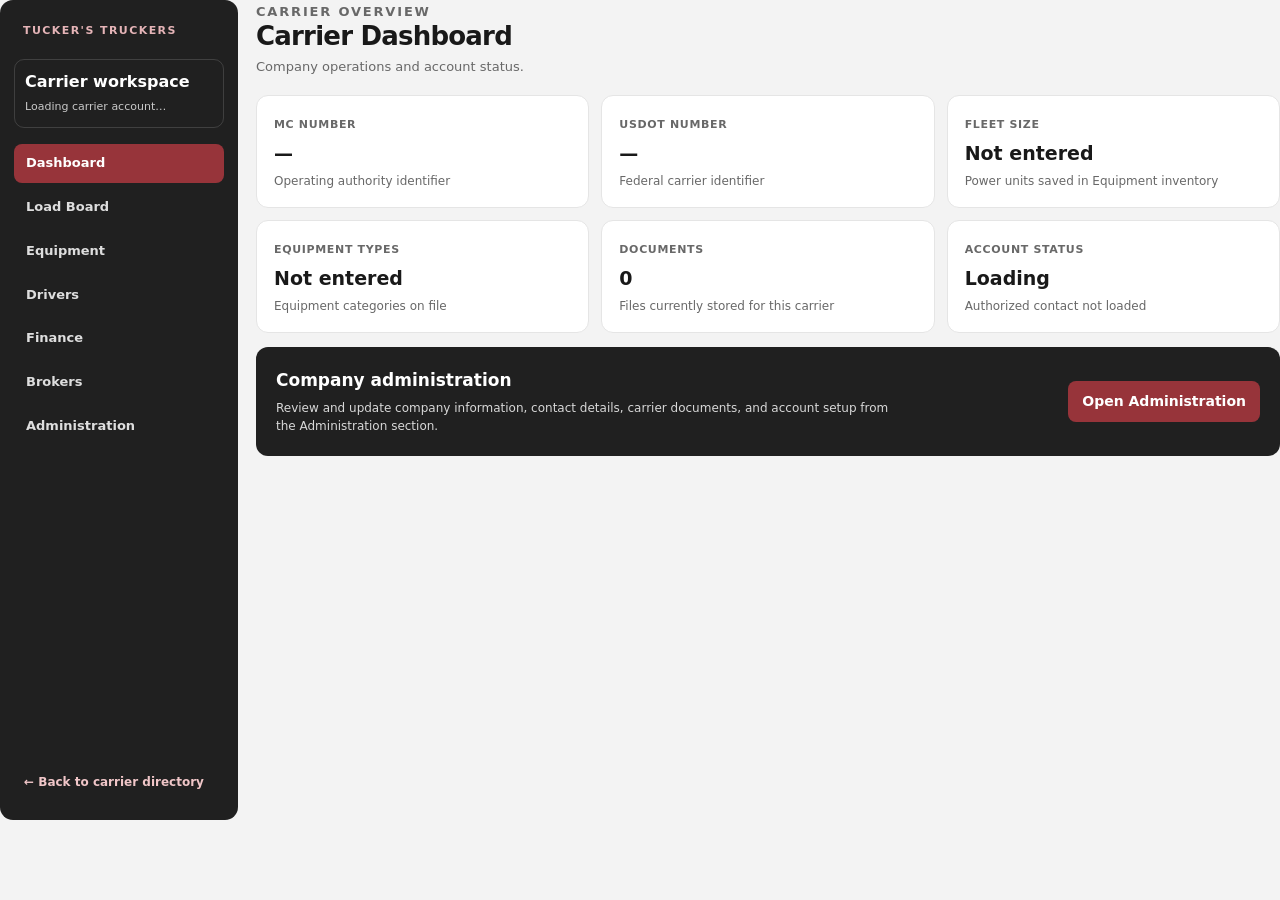
<file: portal/carrier-detail.html>
<!doctype html><html lang="en"><head><meta charset="utf-8"><meta name="robots" content="noindex,nofollow"><meta http-equiv="refresh" content="0;url=carrier-workspace.html"><title>Opening Carrier Dashboard</title></head><body><script>location.replace('carrier-workspace.html'+location.search+location.hash);</script><p>Opening carrier dashboard…</p></body></html>
</file>
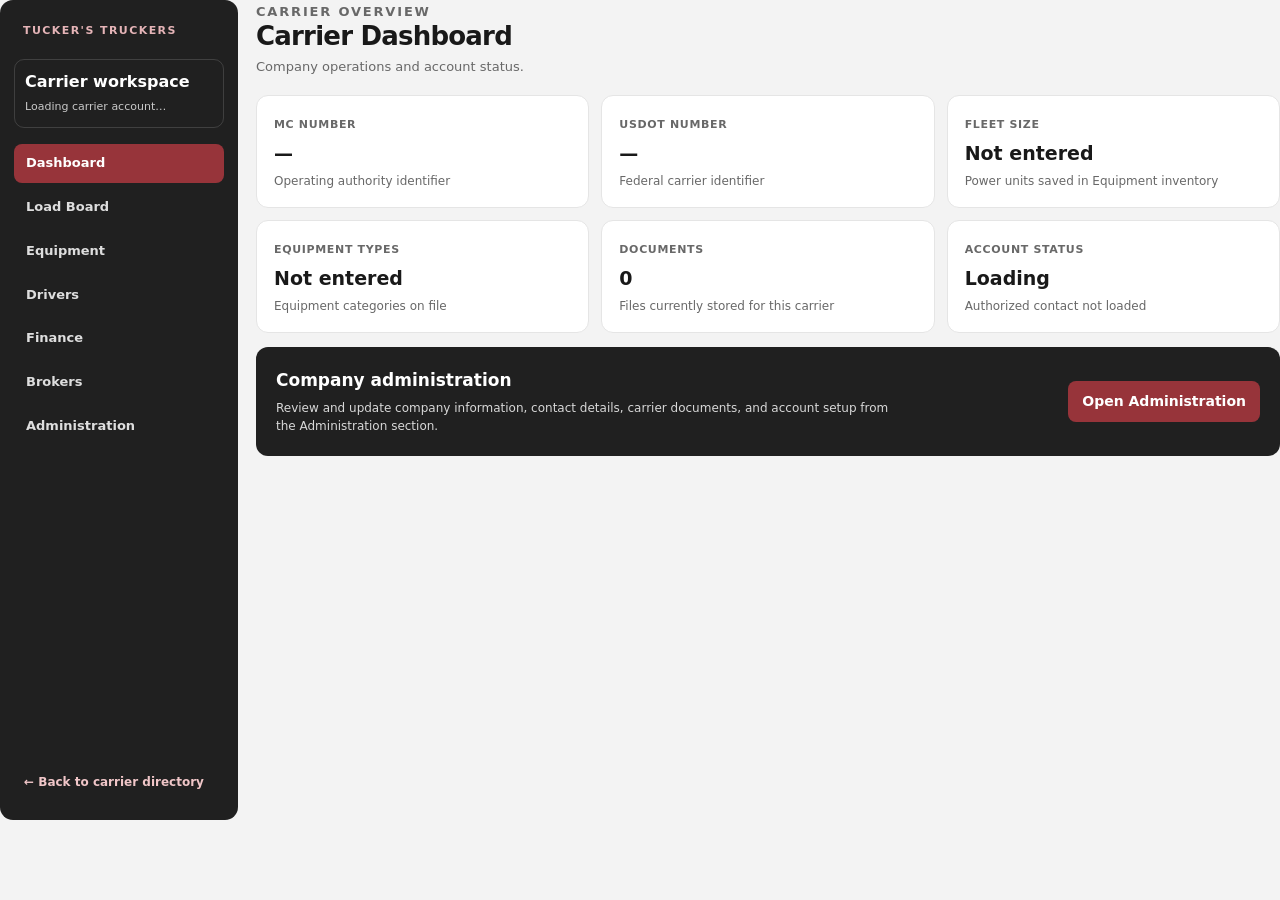
<file: portal/carrier-workspace.html>
<!doctype html>
<html lang="en"><head><meta charset="utf-8"><meta name="viewport" content="width=device-width,initial-scale=1"><meta name="robots" content="noindex,nofollow"><title>Carrier Dashboard | Tucker's Truckers</title><link rel="stylesheet" href="load-board.css">
<style>:root{--red:#97343a;--ink:#191919;--muted:#686868;--line:#e5e5e5}*{box-sizing:border-box}body{margin:0;background:#f5f5f5;color:var(--ink);font:14px/1.55 Inter,system-ui,sans-serif}header{background:#202020;color:#fff;padding:14px max(18px,calc((100% - 1100px)/2));display:flex;justify-content:space-between;gap:12px}header a{color:#fff}main{width:min(1100px,calc(100% - 28px));margin:25px auto}.hero,.card{background:#fff;border:1px solid var(--line);border-radius:13px;padding:21px;margin-bottom:15px}.hero{background:#202020;color:#fff}.hero h1{margin:0}.hero p{color:#ddd;margin:5px 0 0}.grid{display:grid;grid-template-columns:1fr 1fr;gap:12px}.field{min-width:0}.field.full{grid-column:1/-1}label{display:block;font-weight:750;font-size:12px;margin-bottom:5px}input,select{width:100%;font:inherit;padding:10px;border:1px solid #d6d6d6;border-radius:8px}fieldset{border:1px solid var(--line);border-radius:9px;padding:12px}.checks{display:grid;grid-template-columns:repeat(3,1fr);gap:8px}.checks label{font-weight:500;display:flex;gap:6px;align-items:center}.checks input{width:auto}.btn{font:inherit;background:var(--red);color:#fff;border:0;border-radius:8px;padding:10px 14px;font-weight:800;cursor:pointer;text-decoration:none;display:inline-block}.btn.secondary{background:#fff;color:#222;border:1px solid var(--line)}.actions{display:flex;gap:9px;flex-wrap:wrap;margin-top:14px}.notice{padding:12px;background:#f7eeee;color:#793238;border-radius:8px;margin-bottom:14px}.muted{color:var(--muted);font-size:12px}.doc{display:flex;justify-content:space-between;gap:12px;padding:10px 0;border-top:1px solid var(--line)}a{color:var(--red)}[hidden]{display:none!important}@media(max-width:650px){.grid{grid-template-columns:1fr}.field.full{grid-column:auto}.checks{grid-template-columns:1fr 1fr}}
body{background:#f3f3f3}
.carrier-workspace-shell{display:grid;grid-template-columns:238px minmax(0,1fr);gap:18px;width:100%;max-width:none;margin:0;padding:0;align-items:start}
.carrier-workspace-nav{background:#202020;color:#fff;border-radius:13px;padding:18px 14px;min-height:calc(100vh - 80px);display:flex;flex-direction:column;gap:16px}
.carrier-nav-brand{font-size:11px;font-weight:900;letter-spacing:.13em;color:#e5b4b7;padding:4px 9px}
.carrier-identity{padding:12px 10px;border:1px solid #ffffff24;border-radius:10px;min-width:0}
.carrier-identity strong{display:block;font-size:16px;line-height:1.3;overflow-wrap:anywhere}
.carrier-identity span{display:block;color:#c9c9c9;font-size:11px;margin-top:5px;overflow-wrap:anywhere}
.carrier-nav-list{display:grid;gap:5px}
.carrier-nav-button{width:100%;border:0;background:transparent;color:#dedede;text-align:left;padding:11px 12px;border-radius:8px;font:inherit;font-size:13px;font-weight:700;line-height:1.3;cursor:pointer}
.carrier-nav-button:hover{background:#ffffff12;color:#fff}
.carrier-nav-button.active{background:#97343a;color:#fff}
.carrier-nav-back{margin-top:auto;color:#f0c6c8;text-decoration:none;font-size:12px;font-weight:750;padding:10px}
.carrier-workspace-content{min-width:0}
.workspace-panel[hidden]{display:none!important}
.workspace-heading{display:flex;justify-content:space-between;align-items:flex-start;gap:16px;margin:2px 0 18px}
.workspace-heading h1{font-size:26px;line-height:1.15;margin:0 0 5px;letter-spacing:-.03em}
.workspace-heading p{margin:0;color:var(--muted);font-size:13px}
.workspace-eyebrow{color:var(--red);font-size:10px;font-weight:900;letter-spacing:.14em;margin:0 0 7px}
.summary-grid{display:grid;grid-template-columns:repeat(3,minmax(0,1fr));gap:12px;margin-bottom:14px}
.summary-card{background:#fff;border:1px solid var(--line);border-radius:12px;padding:17px;min-width:0}
.summary-card .label{color:var(--muted);font-size:11px;font-weight:800;letter-spacing:.06em;text-transform:uppercase}
.summary-card strong{display:block;font-size:19px;line-height:1.25;margin-top:7px;overflow-wrap:anywhere}
.summary-card p{margin:6px 0 0;color:var(--muted);font-size:12px;overflow-wrap:anywhere}
.dashboard-callout{background:#202020;color:#fff;border-radius:12px;padding:20px;display:flex;justify-content:space-between;align-items:center;gap:18px;margin-bottom:14px}
.dashboard-callout h2{font-size:17px;margin:0 0 5px}
.dashboard-callout p{font-size:12px;color:#d8d8d8;margin:0;max-width:620px}
.dashboard-callout .btn{white-space:nowrap}
.workspace-placeholder{background:#fff;border:1px solid var(--line);border-radius:12px;padding:24px;min-height:180px}
.workspace-placeholder h2{font-size:18px;margin:0 0 8px}
.workspace-placeholder p{color:var(--muted);font-size:13px;max-width:700px;margin:0}
.profile-summary-section+ .profile-summary-section{margin-top:20px;padding-top:18px;border-top:1px solid var(--line)}.profile-summary-section h2{font-size:15px;margin:0 0 11px}.profile-summary-grid{display:grid;grid-template-columns:repeat(3,minmax(0,1fr));gap:9px}.profile-summary-item{background:#f1f1f1;border:1px solid #e5e5e5;border-radius:9px;padding:11px 13px;min-width:0}.profile-summary-item span{display:block;color:var(--muted);font-size:10px;font-weight:800;letter-spacing:.04em;text-transform:uppercase}.profile-summary-item strong{display:block;margin-top:4px;font-size:13px;overflow-wrap:anywhere;color:#555;font-weight:700}#company-profile .card{padding:22px}#company-profile .workspace-heading{align-items:center}@media(max-width:800px){.profile-summary-grid{grid-template-columns:repeat(2,minmax(0,1fr))}}@media(max-width:520px){.profile-summary-grid{grid-template-columns:1fr}}#admin-panel .workspace-heading{margin-bottom:16px}
#admin-panel .card{margin-bottom:14px}
@media(max-width:900px){.carrier-workspace-shell{grid-template-columns:190px minmax(0,1fr)}.summary-grid{grid-template-columns:repeat(2,minmax(0,1fr))}}
@media(max-width:650px){.carrier-workspace-shell{grid-template-columns:1fr}.carrier-workspace-nav{min-height:0;padding:12px}.carrier-nav-list{grid-template-columns:repeat(2,minmax(0,1fr))}.carrier-nav-back{margin-top:0}.summary-grid{grid-template-columns:1fr}.workspace-heading{flex-direction:column}.dashboard-callout{align-items:flex-start;flex-direction:column}}

.fleet-form-section{border:1px solid var(--line);border-radius:10px;padding:15px;margin:14px 0;background:#fff}
.fleet-form-section h3{margin:0 0 12px;font-size:15px}
.fleet-form-grid{display:grid;grid-template-columns:repeat(2,minmax(0,1fr));gap:12px}
.fleet-field{display:block;min-width:0;font-size:12px;font-weight:750}
.fleet-field>span{display:block;margin-bottom:5px}
.fleet-field input,.fleet-field select{width:100%;font:inherit;padding:10px;border:1px solid #d6d6d6;border-radius:8px}
.fleet-full{grid-column:1/-1}
.fleet-driver-checks{display:flex;flex-wrap:wrap;gap:10px}
.fleet-driver-checks label{display:flex;align-items:center;gap:6px;font-weight:500}
.fleet-driver-checks input{width:auto}
.fleet-actions{display:flex;gap:9px;flex-wrap:wrap;margin-top:14px}
.fleet-group{background:#fff;border:1px solid var(--line);border-radius:12px;padding:16px;margin:14px 0}
.fleet-group h3{margin:0 0 8px}
.fleet-record{background:#fff;border:1px solid var(--line);border-radius:10px;padding:12px;margin:10px 0}
.fleet-record summary{cursor:pointer;display:flex;flex-direction:column;gap:4px}
.fleet-record-meta{color:var(--muted);font-size:12px}
.fleet-record-body{padding-top:12px}
.fleet-info-grid{display:grid;grid-template-columns:repeat(3,minmax(0,1fr));gap:10px;margin-bottom:12px}
.fleet-info-grid>div{padding:9px;background:#f7f7f7;border-radius:8px;min-width:0}
.fleet-info-grid small{display:block;color:var(--muted);font-size:10px}
.fleet-info-grid strong{display:block;overflow-wrap:anywhere}
.fleet-doc-group{margin-top:12px;padding-top:10px;border-top:1px solid var(--line)}
.fleet-doc-group h4{margin:0 0 7px}
@media(max-width:650px){.fleet-form-grid,.fleet-info-grid{grid-template-columns:1fr}.fleet-full{grid-column:auto}}

</style></head><body>
<main class="carrier-workspace-shell">
<aside class="carrier-workspace-nav" aria-label="Carrier workspace navigation">
 <div class="carrier-nav-brand">TUCKER'S TRUCKERS</div>
 <div class="carrier-identity"><strong id="title">Carrier workspace</strong><span id="subtitle">Loading carrier account…</span></div>
 <nav class="carrier-nav-list" aria-label="Carrier sections">
  <button class="carrier-nav-button active" type="button" data-panel="dashboard-panel">Dashboard</button>
  <button class="carrier-nav-button" type="button" data-panel="loads-panel">Load Board</button>
  <button class="carrier-nav-button" type="button" data-panel="equipment-panel">Equipment</button>
  <button class="carrier-nav-button" type="button" data-panel="drivers-panel">Drivers</button>
  <button class="carrier-nav-button" type="button" data-panel="finance-panel">Finance</button>
  <button class="carrier-nav-button" type="button" data-panel="brokers-panel">Brokers</button>
  <button class="carrier-nav-button" type="button" data-panel="company-profile">Administration</button>
 </nav>
 <a class="carrier-nav-back" href="carriers.html">← Back to carrier directory</a>
</aside>
<div class="carrier-workspace-content">
 <div id="notice" class="notice" hidden role="status" aria-live="polite"></div>
 <section id="dashboard-panel" class="workspace-panel">
  <div class="workspace-heading"><div><p class="workspace-eyebrow">CARRIER OVERVIEW</p><h1 id="dashboard-title">Carrier Dashboard</h1><p id="dashboard-subtitle">Company operations and account status.</p></div></div>
  <div class="summary-grid">
   <article class="summary-card"><span class="label">MC Number</span><strong id="summary-mc">—</strong><p>Operating authority identifier</p></article>
   <article class="summary-card"><span class="label">USDOT Number</span><strong id="summary-dot">—</strong><p>Federal carrier identifier</p></article>
   <article class="summary-card"><span class="label">Fleet Size</span><strong id="summary-fleet">Not entered</strong><p>Power units saved in Equipment inventory</p></article>
   <article class="summary-card"><span class="label">Equipment Types</span><strong id="summary-equipment">Not entered</strong><p>Equipment categories on file</p></article>
   <article class="summary-card"><span class="label">Documents</span><strong id="summary-docs">0</strong><p>Files currently stored for this carrier</p></article>
   <article class="summary-card"><span class="label">Account Status</span><strong id="summary-status">Loading</strong><p id="summary-contact">Authorized contact not loaded</p></article>
  </div>
  <div class="dashboard-callout"><div><h2>Company administration</h2><p>Review and update company information, contact details, carrier documents, and account setup from the Administration section.</p></div><button class="btn" type="button" data-open-panel="company-profile">Open Administration</button></div>
 </section>
 <section id="loads-panel" class="workspace-panel" hidden><div id="load-board-root"></div></section>
 <section id="equipment-panel" class="workspace-panel" hidden><div class="workspace-heading"><div><p class="workspace-eyebrow">FLEET MANAGEMENT</p><h1>Equipment</h1><p>Saved equipment profiles, including power units and their associated trailers.</p></div></div><div id="fleet-equipment-root"></div></section>
 <section id="drivers-panel" class="workspace-panel" hidden><div class="workspace-heading"><div><p class="workspace-eyebrow">PEOPLE</p><h1>Drivers</h1><p>Driver profiles and supporting documents.</p></div></div><div id="fleet-driver-root"></div></section>
 <section id="finance-panel" class="workspace-panel" hidden><div class="workspace-heading"><div><p class="workspace-eyebrow">FINANCIALS</p><h1>Revenue</h1><p>Weekly, monthly, and yearly company revenue with driver-level summaries.</p></div></div><div class="workspace-placeholder"><h2>Revenue reporting is not connected yet</h2><p>Weekly, monthly, yearly, and driver-level revenue summaries require completed load records and a carrier-scoped reporting data model.</p></div></section>
 <section id="brokers-panel" class="workspace-panel" hidden><div class="workspace-heading"><div><p class="workspace-eyebrow">RELATIONSHIPS</p><h1>Brokers</h1><p>Broker history, performance, and preferred contacts.</p></div></div><div class="workspace-placeholder"><h2>Broker history is not connected yet</h2><p>This section will eventually organize broker activity, load count, revenue, RPM, contacts, and carrier preferences. No broker records are currently stored in this workspace.</p></div></section>
 <section id="load-lookup-panel" class="workspace-panel" hidden><div class="workspace-heading"><div><p class="workspace-eyebrow">LOAD SEARCH</p><h1>Load Lookup</h1><p>Search loads using pickup, delivery, date, broker, PO number, distance, and rate-per-mile filters.</p></div></div><div class="workspace-placeholder"><h2>Historical and live load lookup is not connected yet</h2><p>Search filters and load records will be connected after the carrier-scoped load data model and load-board provider are configured.</p></div></section>
 <section id="dispatch-invoices-panel" class="workspace-panel" hidden><div class="workspace-heading"><div><p class="workspace-eyebrow">FINANCE</p><h1>Dispatch Invoices</h1><p>Invoice dates, due dates, amounts, and itemized load receipts.</p></div></div><div class="workspace-placeholder"><h2>Dispatch invoice history is not connected yet</h2><p>Carrier-visible invoice records and itemized load receipts require the dispatch billing workflow and carrier-scoped invoice access.</p></div></section>
 <section id="factoring-invoices-panel" class="workspace-panel" hidden><div class="workspace-heading"><div><p class="workspace-eyebrow">FINANCE</p><h1>Factoring Invoices</h1><p>Delivered loads ready to submit to the carrier's factoring company.</p></div></div><div class="workspace-placeholder"><h2>Factoring-ready load records are not connected yet</h2><p>Delivery date, broker, broker MC, PO number, amount, and notes will appear when factoring eligibility and load paperwork are connected.</p></div></section>
 <section id="expenses-panel" class="workspace-panel" hidden><div class="workspace-heading"><div><p class="workspace-eyebrow">FINANCE</p><h1>Expenses</h1><p>Company and driver expense records.</p></div></div><div class="workspace-placeholder"><h2>Expense tracking is not connected yet</h2><p>Expense entries, categories, dates, notes, and receipt uploads require a carrier-scoped expense workflow.</p></div></section>
 <section id="preferred-contacts-panel" class="workspace-panel" hidden><div class="workspace-heading"><div><p class="workspace-eyebrow">BROKER NETWORK</p><h1>Preferred Contacts</h1><p>Save broker and brokerage contacts, phone numbers, email addresses, and notes about preferred lanes or consistent freight.</p></div></div><div class="workspace-placeholder"><h2>Preferred broker contacts are not connected yet</h2><p>Saved contacts and relationship notes will be available after the carrier contact book is connected.</p></div></section>
 <section id="company-profile" class="workspace-panel" hidden>
  <div class="workspace-heading"><div><p class="workspace-eyebrow">ADMINISTRATION</p><h1>Company Profile</h1><p>Approved company and primary account-holder information for this carrier.</p></div><button class="btn secondary" type="button" id="edit-profile" title="Edit company profile" aria-label="Edit company profile">✎</button></div>
  <section class="card">
   <section class="profile-branding" aria-labelledby="company-logo-heading" style="padding:0 0 18px;margin:0 0 18px;border-bottom:1px solid var(--line)">
    <h2 id="company-logo-heading">Company Logo</h2>
    <p class="muted">Upload a PNG or JPG company logo (maximum 5 MB). This logo appears in the carrier’s Dashboard Hero Banner in place of the truck photo.</p>
    <div style="display:flex;align-items:center;gap:16px;flex-wrap:wrap;margin:12px 0">
     <img id="company-logo-preview" alt="Current carrier company logo" hidden style="width:180px;height:100px;object-fit:contain;border:1px solid var(--line);border-radius:9px;padding:8px;background:#202020">
     <span id="company-logo-empty" class="muted">No company logo uploaded.</span>
    </div>
    <div class="grid" style="grid-template-columns:minmax(0,1fr) auto;align-items:end">
     <div class="field"><label for="company-logo-file">Company Logo file</label><input id="company-logo-file" type="file" accept=".png,.jpg,.jpeg,image/png,image/jpeg"></div>
     <div class="actions" style="margin:0"><button class="btn" id="company-logo-upload" type="button">Upload logo</button><button class="btn secondary" id="company-logo-remove" type="button" hidden>Remove logo</button></div>
    </div>
    <p id="company-logo-status" class="muted" role="status" style="margin:10px 0 0"></p>
   </section>
   <div id="profile-summary" class="profile-summary-grid"><div class="muted">Loading company information…</div></div>
   <form id="profile-form" hidden>
    <div class="grid">
     <div class="field"><label>Company name</label><input id="business_name"></div><div class="field"><label>DBA name</label><input id="dba_name"></div>
     <div class="field"><label>MC number</label><input id="mc_number"></div><div class="field"><label>USDOT number</label><input id="dot_number"></div>
     <div class="field"><label>Primary account holder</label><input id="contact_name"></div><div class="field"><label>Portal account email</label><input id="account_email" type="email" disabled></div>
     <div class="field"><label>Business phone</label><input id="phone"></div><div class="field"><label>Business email</label><input id="fmcsa_email" type="email"></div>
     <div class="field full"><label>Business address</label><input id="fmcsa_address"></div>
     <div class="field"><label>Account holder phone</label><input id="personal_phone"></div><div class="field"><label>Account holder email</label><input id="personal_email" type="email"></div>
     <div class="field"><label>Account holder street address</label><input id="personal_address_street" autocomplete="address-line1"></div>
     <div class="field"><label>Account holder city</label><input id="personal_address_city" autocomplete="address-level2"></div>
     <div class="field"><label>Account holder state</label><input id="personal_address_state" maxlength="2" autocomplete="address-level1"></div>
     <div class="field"><label>Account holder ZIP code</label><input id="personal_address_zip" autocomplete="postal-code"></div>
     <div class="field"><label>Secondary phone</label><input id="secondary_phone"></div>
     <div class="field full"><fieldset><legend>Equipment types</legend><div class="checks" id="equipment"></div></fieldset></div>
    </div>
    <div class="actions"><button class="btn" type="submit" id="save">Save changes</button><button class="btn secondary" type="button" id="cancel-profile-edit">Cancel</button><button class="btn secondary" type="button" id="send-email" hidden>Send setup email</button></div>
   </form>
  </section>
 </section>
 <section id="company-documents" class="workspace-panel" hidden>
  <div class="workspace-heading"><div><p class="workspace-eyebrow">ADMINISTRATION</p><h1>Company Documents</h1><p>Review and manage documents stored against this carrier account.</p></div></div>
  <section class="card" id="carrier-documents-card"><h2>Carrier documents &amp; paperwork</h2><p class="muted">COIs, W-9s, authority documents, signed agreements, NOAs, cab cards, and other carrier files.</p>
   <div class="grid"><div class="field"><label>Document type</label><select id="doc-type"><option value="insurance">Certificate of Insurance</option><option value="w9">W-9</option><option value="operating_authority">Operating Authority</option><option value="voided_check">Voided Check</option><option value="noa">Notice of Assignment</option><option value="cab_card">Cab Card</option><option value="additional_certificate">Additional Certificate</option><option value="other">Signed Carrier Agreement / Other</option></select></div><div class="field"><label>Choose file</label><input id="doc-file" type="file" accept=".pdf,.jpg,.jpeg,.png"></div></div>
   <div class="actions"><button class="btn" id="upload" type="button">Upload document</button></div><div id="documents" style="margin-top:14px"></div>
  </section>
  <section class="card" id="approval-card" hidden><h2>Self-submitted carrier approval</h2><p class="muted">Review the submitted information above, upload the signed agreement under Documents, then approve access here. No password setup email is required for this workflow.</p><div class="actions"><button class="btn" id="approve" type="button">Approve carrier &amp; unlock portal</button></div></section>
 </section>
</div></main>
<script type="module">import{createClient}from'https://esm.sh/@supabase/supabase-js@2';import{initFleetManager}from'./fleet-manager.js';import{initLoadBoard}from'./load-board.js';const s=createClient('https://bvrlpwkzqmqfcupqjugf.supabase.co','sb_publishable_rK1mYtBCgePRh9gqrn_hwA_7a_zxOLZ');const $=id=>document.getElementById(id);const id=new URLSearchParams(location.search).get('id');const equipmentOptions=['Dry Van','Flatbed','Reefer','Box Truck','Conestoga','Hot Shot','Power Only','Tanker'];let profile=null,onboarding=null,documentCount=0,accountEmail='',fleetSize=0;
function splitMailingAddress(value=''){const parts=String(value||'').split(',').map(x=>x.trim()).filter(Boolean);if(!parts.length)return {street:'',city:'',state:'',zip:''};let street='',city='',stateZip='';if(parts.length>=3){street=parts.slice(0,-2).join(', ');city=parts[parts.length-2];stateZip=parts[parts.length-1];}else if(parts.length===2){city=parts[0];stateZip=parts[1];}else{street=parts[0];}const m=stateZip.match(/^([A-Za-z]{2})\s*(.*)$/);return {street,city,state:m?.[1]||'',zip:m?.[2]||''};}
function joinMailingAddress(street,city,state,zip){return [street.trim(),city.trim(),[state.trim().toUpperCase(),zip.trim()].filter(Boolean).join(' ')].filter(Boolean).join(', ');}
function updateFleetMetric(count){fleetSize=Number(count)||0;$('summary-fleet').textContent=String(fleetSize);}function note(t,err=false){$('notice').textContent=t;$('notice').hidden=false;$('notice').style.background=err?'#fff0f0':'#f7eeee'}function updateOverview(){
 const p=profile||{};
 $('dashboard-title').textContent=p.business_name||'Carrier Dashboard';
 $('dashboard-subtitle').textContent='Company workspace'+(p.business_name?' for '+p.business_name:'')+'.';
 $('summary-mc').textContent=p.mc_number||'—';
 $('summary-dot').textContent=p.dot_number||'—';
 $('summary-fleet').textContent=String(fleetSize);
 const equipment=p.equipment||p.equipment_types||[];
 $('summary-equipment').textContent=equipment.length?equipment.join(', '):'Not entered';
 $('summary-docs').textContent=String(documentCount);
 $('summary-status').textContent=onboarding?.review_status==='approved'?'Approved':onboarding?.review_status==='pending'?'Pending approval':p.onboarding_mode==='admin_assisted'?'Manual setup':'Account on file';
 $('summary-contact').textContent=p.contact_name||p.contact_email||'Contact not entered';
}

async function loadCompanyLogo(){
 const preview=$('company-logo-preview'),empty=$('company-logo-empty'),remove=$('company-logo-remove');
 preview.hidden=true;preview.removeAttribute('src');empty.hidden=false;remove.hidden=true;
 const {data:branding,error}=await s.from('carrier_branding').select('logo_path').eq('user_id',id).maybeSingle();
 if(error){$('company-logo-status').textContent='Could not load company logo: '+error.message;return null}
 if(!branding?.logo_path){$('company-logo-status').textContent='';return null}
 const {data:link,error:linkError}=await s.storage.from('carrier-documents').createSignedUrl(branding.logo_path,3600);
 if(linkError){$('company-logo-status').textContent='Could not open company logo: '+linkError.message;return null}
 preview.src=link.signedUrl;preview.hidden=false;empty.hidden=true;remove.hidden=false;
 $('company-logo-status').textContent='Current company logo is saved.';
 return branding.logo_path;
}
$('company-logo-upload').addEventListener('click',async()=>{
 const file=$('company-logo-file').files[0];
 if(!file)return note('Choose a PNG or JPG company logo first.',true);
 if(!['image/png','image/jpeg'].includes(file.type)||file.size>5*1024*1024)return note('Use a PNG or JPG image no larger than 5 MB.',true);
 const button=$('company-logo-upload');button.disabled=true;button.textContent='Uploading…';
 const oldPath=await loadCompanyLogo();
 const extension=file.type==='image/png'?'png':'jpg';
 const path=id+'/company-logo/'+crypto.randomUUID()+'.'+extension;
 const {error:uploadError}=await s.storage.from('carrier-documents').upload(path,file,{contentType:file.type,upsert:false});
 if(uploadError){note('Company logo upload failed: '+uploadError.message,true);button.disabled=false;button.textContent='Upload logo';return}
 const {error:saveError}=await s.from('carrier_branding').upsert({user_id:id,logo_path:path,updated_at:new Date().toISOString()},{onConflict:'user_id'});
 if(saveError){await s.storage.from('carrier-documents').remove([path]);note('Logo uploaded but its company branding record could not be saved: '+saveError.message,true);button.disabled=false;button.textContent='Upload logo';return}
 if(oldPath&&oldPath!==path)await s.storage.from('carrier-documents').remove([oldPath]);
 $('company-logo-file').value='';await loadCompanyLogo();note('Company logo saved. It will appear in this carrier’s Dashboard Hero Banner.');button.disabled=false;button.textContent='Upload logo';
});
$('company-logo-remove').addEventListener('click',async()=>{
 if(!confirm('Remove this company logo from the carrier dashboard?'))return;
 const oldPath=await loadCompanyLogo();if(!oldPath)return;
 const {error}=await s.from('carrier_branding').update({logo_path:null,updated_at:new Date().toISOString()}).eq('user_id',id);
 if(error)return note('Could not remove company logo: '+error.message,true);
 await s.storage.from('carrier-documents').remove([oldPath]);await loadCompanyLogo();note('Company logo removed. The original Hero Banner truck photo will display again.');
});

function renderProfileSummary(){
 const box=$('profile-summary');if(!box)return;box.replaceChildren();
 const groups=[
  ['Company information',[['Legal business name',profile?.business_name],['DBA',profile?.dba_name],['MC number',profile?.mc_number],['USDOT number',profile?.dot_number],['Business address',profile?.fmcsa_address],['Business phone',profile?.phone],['Business email',profile?.fmcsa_email]]],
  ['Primary account holder',[['Name',profile?.contact_name],['Portal login email',$('account_email')?.value],['Personal email',profile?.personal_email||profile?.contact_email],['Phone',profile?.personal_phone||profile?.cell_phone],['Mailing address',profile?.personal_address||profile?.mailing_address]]]
 ];
 for(const [heading,fields] of groups){const section=document.createElement('section');section.className='profile-summary-section';const h=document.createElement('h2');h.textContent=heading;section.append(h);const grid=document.createElement('div');grid.className='profile-summary-grid';for(const [label,value] of fields){const item=document.createElement('div');item.className='profile-summary-item';const name=document.createElement('span');name.textContent=label;const val=document.createElement('strong');val.textContent=value||'Not provided';item.append(name,val);grid.append(item)}section.append(grid);box.append(section)}
}
function fillProfileForm(){
 for(const key of ['business_name','dba_name','mc_number','dot_number','contact_name','phone','fmcsa_email','fmcsa_address','personal_phone','personal_email','secondary_phone'])$(key).value=profile?.[key]??'';
 const address=splitMailingAddress(profile?.personal_address||profile?.mailing_address||'');
 $('personal_address_street').value=address.street;$('personal_address_city').value=address.city;$('personal_address_state').value=address.state;$('personal_address_zip').value=address.zip;
 $('account_email').value=accountEmail||$('account_email').value;
 $('equipment').querySelectorAll('input').forEach(input=>input.checked=(profile?.equipment||profile?.equipment_types||[]).includes(input.value));
}
$('edit-profile').addEventListener('click',()=>{$('profile-form').hidden=false;$('profile-summary').hidden=true;$('edit-profile').hidden=true;fillProfileForm()});
$('cancel-profile-edit').addEventListener('click',()=>{$('profile-form').hidden=true;$('profile-summary').hidden=false;$('edit-profile').hidden=false;fillProfileForm()});
function showWorkspacePanel(panelId){
 document.querySelectorAll('.workspace-panel').forEach(panel=>{panel.hidden=panel.id!==panelId});
 document.querySelectorAll('.carrier-nav-button').forEach(button=>button.classList.toggle('active',button.dataset.panel===panelId));
}
window.addEventListener('message',event=>{
 if(event.origin!==window.location.origin||event.data?.type!=='carrier-workspace:navigate')return;
 showWorkspacePanel(event.data.panelId);
});
document.querySelectorAll('.carrier-nav-button').forEach(button=>button.addEventListener('click',()=>showWorkspacePanel(button.dataset.panel)));
document.querySelectorAll('[data-open-panel]').forEach(button=>button.addEventListener('click',()=>showWorkspacePanel(button.dataset.openPanel)));
showWorkspacePanel('dashboard-panel');
async function init(){if(!id){note('Carrier ID is missing.',true);return}const {data:{session}}=await s.auth.getSession();if(!session){location.replace('index.html');return}const {data:a}=await s.rpc('is_portal_admin');if(a!==true){document.querySelector('main').textContent='Administrator access required.';return}const {data:p,error}=await s.from('carrier_profiles').select('*').eq('user_id',id).maybeSingle();if(error||!p){note(error?.message||'Carrier record not found.',true);return}profile=p;const {data:o}=await s.from('carrier_onboarding').select('*').eq('user_id',id).maybeSingle();onboarding=o;
 const {count:equipmentCount,error:equipmentCountError}=await s.from('carrier_equipment').select('id',{count:'exact',head:true}).eq('carrier_user_id',id).eq('equipment_kind','tractor');if(equipmentCountError)note('Equipment count could not be loaded: '+equipmentCountError.message,true);else updateFleetMetric(equipmentCount);$('title').textContent=p.business_name||'Carrier workspace';$('subtitle').textContent='MC '+(p.mc_number||'—')+' · USDOT '+(p.dot_number||'—')+' · '+(o?.review_status==='pending'?'Pending approval':o?.review_status==='approved'?'Approved':p.onboarding_mode==='admin_assisted'?'Manually added':'Self-service');const {data:{user:authUser}}=await s.auth.getUser();for(const key of ['business_name','dba_name','mc_number','dot_number','contact_name','phone','fmcsa_email','fmcsa_address','personal_phone','personal_email','secondary_phone'])$(key).value=p[key]??'';accountEmail=authUser?.email||p.contact_email||'';$('account_email').value=accountEmail;for(const v of equipmentOptions){const label=document.createElement('label');const input=document.createElement('input');input.type='checkbox';input.value=v;input.checked=(p.equipment||p.equipment_types||[]).includes(v);label.append(input,document.createTextNode(v));$('equipment').append(label)}const selfSubmitted=p.onboarding_mode!=='admin_assisted'&&!!o;$('approval-card').hidden=!(selfSubmitted&&o.review_status==='pending');$('send-email').hidden=p.onboarding_mode!=='admin_assisted';renderProfileSummary();await loadCompanyLogo();await loadDocs();await initFleetManager({supabase:s,carrierUserId:id,driverRoot:$('fleet-driver-root'),equipmentRoot:$('fleet-equipment-root'),onEquipmentChange:updateFleetMetric});await initLoadBoard({supabase:s,user:authUser,role:'platform_owner',root:$('load-board-root'),carrierUserId:id});updateOverview()}async function loadDocs(){const {data,error}=await s.from('carrier_documents').select('id,document_type,file_name,file_path,uploaded_at').eq('user_id',id).order('uploaded_at',{ascending:false});const box=$('documents');box.replaceChildren();if(error){box.textContent=error.message;documentCount=0;updateOverview();return}documentCount=data?.length||0;updateOverview();if(!data?.length){box.textContent='No documents uploaded yet.';return}for(const d of data){const row=document.createElement('div');row.className='doc';const name=document.createElement('span');name.textContent=d.file_name+' · '+d.document_type;const a=document.createElement('a');a.href='#';a.textContent='Open';a.onclick=async e=>{e.preventDefault();const {data:u,error}=await s.storage.from('carrier-documents').createSignedUrl(d.file_path,300);if(error)note(error.message,true);else window.open(u.signedUrl,'_blank','noopener')};row.append(name,a);box.append(row)}}$('profile-form').addEventListener('submit',async e=>{e.preventDefault();const payload={};for(const key of ['business_name','dba_name','mc_number','dot_number','contact_name','phone','fmcsa_email','fmcsa_address','personal_phone','personal_email','secondary_phone'])payload[key]=$(key).value.trim()||null;payload.personal_address=joinMailingAddress($('personal_address_street').value,$('personal_address_city').value,$('personal_address_state').value,$('personal_address_zip').value)||null;payload.equipment=[...$('equipment').querySelectorAll('input:checked')].map(x=>x.value);const {error}=await s.from('carrier_profiles').update({...payload,updated_at:new Date().toISOString()}).eq('user_id',id);if(error)note('Could not save carrier details: '+error.message,true);else{note('Carrier details saved.');profile={...profile,...payload};$('title').textContent=payload.business_name||'Carrier workspace';renderProfileSummary();$('profile-form').hidden=true;$('profile-summary').hidden=false;$('edit-profile').hidden=false;updateOverview()}});$('upload').addEventListener('click',async()=>{const f=$('doc-file').files[0];if(!f)return note('Choose a file first.',true);if(!['application/pdf','image/jpeg','image/png'].includes(f.type)||f.size>50*1024*1024)return note('Use a PDF, JPG, or PNG no larger than 50 MB.',true);const path=id+'/'+$('doc-type').value+'-'+crypto.randomUUID()+'-'+f.name.replace(/[^a-zA-Z0-9._-]+/g,'-');const {error:u}=await s.storage.from('carrier-documents').upload(path,f,{contentType:f.type,upsert:false});if(u)return note(u.message,true);const storedName=$('doc-type').value==='other'?'SIGNED-AGREEMENT__'+f.name:f.name;const {error:d}=await s.from('carrier_documents').insert({user_id:id,document_type:$('doc-type').value,file_name:storedName,file_path:path,content_type:f.type});if(d){await s.storage.from('carrier-documents').remove([path]);return note(d.message,true)}$('doc-file').value='';note('Document uploaded.');await loadDocs()});$('approve').addEventListener('click',async()=>{const {data:docs}=await s.from('carrier_documents').select('id').eq('user_id',id).like('file_name','SIGNED-AGREEMENT__%');if(!docs?.length)return note('Upload the signed carrier agreement first using “Signed Carrier Agreement”.',true);const now=new Date().toISOString();const {error:p}=await s.from('portal_setup_progress').upsert({user_id:id,agreement_status:'signed',agreement_signed_at:now,updated_at:now},{onConflict:'user_id'});if(p)return note('Agreement progress could not be saved: '+p.message,true);const {error:a}=await s.from('carrier_onboarding').update({agreement_complete:true,review_status:'approved',updated_at:now}).eq('user_id',id);if(a)return note('Carrier approval failed: '+a.message,true);note('Carrier approved. Portal access is now unlocked.');$('approval-card').hidden=true;onboarding={...(onboarding||{}),review_status:'approved'};$('subtitle').textContent='Approved';updateOverview()});$('send-email').addEventListener('click',async()=>{if(!confirm('Send a password setup email to '+($('account_email').value||'this carrier')+'?'))return;const {data,error}=await s.functions.invoke('admin-provision-account',{body:{action:'send_setup_email',target_user_id:id}});if(error||data?.error)return note(data?.error||error.message,true);note('Password setup email requested. Confirm delivery with the carrier.');});await init();</script></body></html>
</file>
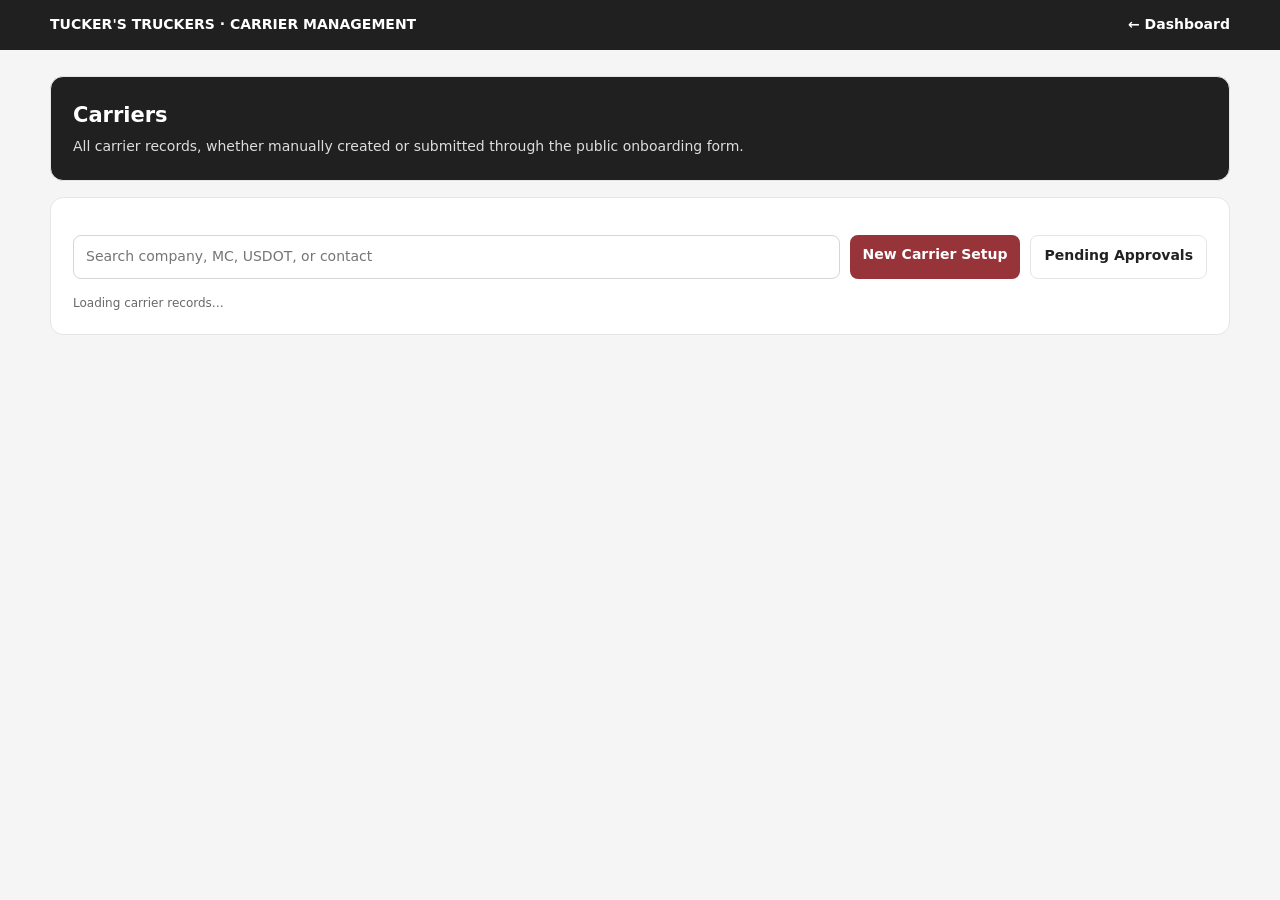
<file: portal/carriers.html>
<!doctype html><html lang="en"><head><meta charset="utf-8"><meta name="viewport" content="width=device-width,initial-scale=1"><meta name="robots" content="noindex,nofollow"><title>Carriers | Tucker's Truckers</title><style>:root{--red:#97343a;--ink:#191919;--muted:#686868;--line:#e5e5e5}*{box-sizing:border-box}body{margin:0;background:#f5f5f5;color:var(--ink);font:14px/1.55 Inter,system-ui,sans-serif}header{background:#202020;color:#fff;padding:14px max(18px,calc((100% - 1180px)/2));display:flex;align-items:center;justify-content:space-between;gap:15px}header a{color:#fff;text-decoration:none;font-weight:750}main{width:min(1180px,calc(100% - 28px));margin:26px auto}.hero,.card{background:#fff;border:1px solid var(--line);border-radius:13px;padding:22px;margin-bottom:16px}.hero{background:#202020;color:#fff}.hero h1{margin:0 0 5px}.hero p{margin:0;color:#ddd}.muted{color:var(--muted);font-size:12px}.toolbar{display:flex;gap:10px;flex-wrap:wrap;margin:15px 0}.toolbar input{flex:1;min-width:220px}.btn,input{font:inherit}input{padding:10px 12px;border:1px solid #d6d6d6;border-radius:8px}.btn{display:inline-block;background:var(--red);color:#fff;text-decoration:none;border:0;border-radius:8px;padding:9px 13px;font-weight:800;cursor:pointer}.btn.secondary{background:#fff;color:#222;border:1px solid var(--line)}.carrier{display:flex;justify-content:space-between;align-items:center;gap:14px;padding:15px 0;border-top:1px solid var(--line)}.carrier h2{font-size:16px;margin:0}.meta{color:var(--muted);font-size:12px}.status{display:inline-block;border-radius:99px;padding:4px 9px;background:#f2eeee;color:#793238;font-size:11px;font-weight:800;margin-top:5px}@media(max-width:650px){.carrier{align-items:flex-start;flex-direction:column}}</style></head><body><header><b>TUCKER'S TRUCKERS · CARRIER MANAGEMENT</b><a href="dashboard.html">← Dashboard</a></header><main><section class="hero"><h1>Carriers</h1><p>All carrier records, whether manually created or submitted through the public onboarding form.</p></section><section class="card"><div class="toolbar"><input id="search" placeholder="Search company, MC, USDOT, or contact"><a class="btn" href="admin.html#carrier-form">New Carrier Setup</a><a class="btn secondary" href="pending-accounts.html">Pending Approvals</a></div><div id="notice" class="muted">Loading carrier records…</div><div id="list"></div></section></main><script type="module">import{createClient}from'https://esm.sh/@supabase/supabase-js@2';const s=createClient('https://bvrlpwkzqmqfcupqjugf.supabase.co','sb_publishable_rK1mYtBCgePRh9gqrn_hwA_7a_zxOLZ');const $=id=>document.getElementById(id);let rows=[];async function init(){const {data:{session}}=await s.auth.getSession();if(!session){location.replace('index.html');return}const {data:a}=await s.rpc('is_portal_admin');if(a!==true){document.querySelector('main').textContent='Administrator access required.';return}const {data,error}=await s.from('carrier_profiles').select('user_id,business_name,contact_name,contact_email,mc_number,dot_number,onboarding_mode,admin_setup_complete,setup_link_sent_at').order('business_name');if(error){$('notice').textContent=error.message;return}rows=data||[];for(const r of rows){const {data:o}=await s.from('carrier_onboarding').select('review_status').eq('user_id',r.user_id).maybeSingle();r.review_status=o?.review_status||null}render()}function render(){const q=$('search').value.toLowerCase();const list=$('list');list.replaceChildren();const found=rows.filter(r=>[r.business_name,r.contact_name,r.contact_email,r.mc_number,r.dot_number].join(' ').toLowerCase().includes(q));$('notice').textContent=found.length+' carrier record(s)';if(!found.length){list.textContent='No matching carrier records.';return}for(const r of found){const row=document.createElement('div');row.className='carrier';const info=document.createElement('div');const h=document.createElement('h2');h.textContent=r.business_name||'Unnamed carrier';const meta=document.createElement('div');meta.className='meta';meta.textContent='MC '+(r.mc_number||'—')+' · USDOT '+(r.dot_number||'—')+' · '+(r.contact_name||r.contact_email||'Contact not entered');const status=document.createElement('span');status.className='status';status.textContent=r.review_status==='pending'?'Pending approval':r.review_status==='approved'?'Approved':r.onboarding_mode==='admin_assisted'?(r.setup_link_sent_at?'Manual account · setup email sent':'Manual account · setup email not sent'):'Self-service account';info.append(h,meta,status);const action=document.createElement('a');action.className='btn secondary';action.setAttribute('aria-label','Open '+(r.business_name||'carrier')+' dashboard');action.href='carrier-workspace.html?id='+encodeURIComponent(r.user_id);action.textContent='Open carrier dashboard';row.append(info,action);list.append(row)}}$('search').addEventListener('input',render);await init();</script></body></html>
</file>
<file: portal/load-board.css>
.load-board-root,.load-board-list{min-width:0}.load-board-header{display:flex;align-items:flex-start;justify-content:space-between;gap:16px;margin:10px 0 16px}.load-board-header h2{font-size:24px;letter-spacing:-.035em;margin:0 0 4px}.load-board-header p{font-size:13px;color:#686868;margin:0}.load-board-tools{display:flex;gap:9px;flex-wrap:wrap;margin:12px 0 16px}.load-board-search,.load-board-filter{min-height:42px;padding:9px 12px;border:1px solid #d9d9d9;border-radius:8px;background:#fff;color:#191919;font:inherit;font-size:13px}.load-board-search{flex:1 1 260px}.load-board-filter{min-width:160px}.load-board-notice{padding:11px 13px;margin:12px 0;border-radius:8px;background:#f7eeee;border:1px solid #e4c6c8;color:#70262b;font-size:12px}.load-board-notice.error{background:#fff0f0;border-color:#efc7c8;color:#81272b}.load-board-empty,.load-board-loading{padding:20px;border:1px dashed #d5d5d5;border-radius:10px;background:#fff;color:#686868;font-size:13px}.load-board-list{display:grid;gap:12px}.load-board-card{background:#fff;border:1px solid #e2e2e2;border-radius:11px;padding:16px;min-width:0;box-shadow:0 3px 12px rgba(0,0,0,.025)}.load-card-top{display:flex;align-items:flex-start;justify-content:space-between;gap:12px}.load-card-top strong,.load-card-top span{display:block}.load-card-top strong{font-size:15px}.load-card-top span{font-size:12px;color:#686868;margin-top:2px}.load-status{padding:5px 8px;border-radius:6px;background:#f3eeee;color:#97343a;font-size:10px;font-weight:850;text-transform:capitalize;white-space:nowrap}.load-route{display:grid;grid-template-columns:minmax(0,1fr) 28px minmax(0,1fr);gap:10px;align-items:center;padding:15px 0;margin-top:7px;border-bottom:1px solid #eee}.load-route>div{min-width:0}.load-route small,.load-route strong,.load-route span{display:block}.load-route small{font-size:9px;letter-spacing:.1em;font-weight:850;color:#888}.load-route strong{font-size:14px;overflow-wrap:anywhere}.load-route span{font-size:11px;color:#686868;margin-top:2px}.load-route-arrow{text-align:center;color:#97343a;font-size:19px}.load-card-meta{display:grid;grid-template-columns:repeat(5,minmax(0,1fr));gap:10px;padding:12px 0}.load-card-meta>div,.load-detail-grid>div{min-width:0}.load-card-meta small,.load-detail-grid small{display:block;font-size:9px;text-transform:uppercase;letter-spacing:.06em;color:#777;font-weight:850}.load-card-meta strong,.load-detail-grid strong{display:block;font-size:12px;overflow-wrap:anywhere}.load-card-actions,.load-form-actions{display:flex;gap:8px;flex-wrap:wrap}.load-detail-panel{margin-top:14px;padding-top:14px;border-top:1px solid #eee}.load-detail-panel h3{font-size:16px;margin:0 0 12px}.load-detail-grid{display:grid;grid-template-columns:repeat(3,minmax(0,1fr));gap:11px;margin-bottom:15px}.load-detail-stop{padding:13px;margin:10px 0;border:1px solid #e7e7e7;border-radius:9px;background:#fafafa}.load-detail-stop h4,.load-detail-docs h4{margin:0 0 7px;font-size:12px}.load-detail-stop p{font-size:12px;color:#555;margin:5px 0;overflow-wrap:anywhere}.load-inline-links{display:flex;gap:8px;flex-wrap:wrap;margin:8px 0}.load-inline-links a,.load-detail-stop a{font-size:11px;color:#97343a;font-weight:800}.load-document-row{display:flex;align-items:center;justify-content:space-between;gap:10px;padding:8px 0;border-top:1px solid #eee;font-size:12px}.load-document-upload{display:flex;gap:8px;align-items:center;flex-wrap:wrap;margin-top:12px;padding:12px;background:#f6f6f6;border-radius:9px}.load-document-upload select,.load-document-upload input{min-height:38px;max-width:100%;font:inherit;font-size:12px;border:1px solid #d8d8d8;border-radius:7px;padding:7px;background:#fff}.load-board-form{margin:14px 0 18px;padding:18px}.load-board-form h3{margin:0 0 5px;font-size:18px}.load-form-help{font-size:12px;color:#686868;margin:0 0 15px}.load-form-grid{display:grid;grid-template-columns:repeat(3,minmax(0,1fr));gap:10px}.load-field{display:grid;gap:5px;min-width:0}.load-field>span{font-size:11px;font-weight:800;color:#555}.load-field input,.load-field select{width:100%;min-width:0;min-height:39px;padding:8px 10px;border:1px solid #d7d7d7;border-radius:7px;background:#fff;font:inherit;font-size:12px}.load-form-section-title{font-size:13px;font-weight:900;margin:18px 0 9px;padding-top:13px;border-top:1px solid #e9e9e9}.load-stop-grid{display:grid;grid-template-columns:repeat(2,minmax(0,1fr));gap:12px}.load-stop-card{padding:13px;border:1px solid #e3e3e3;border-radius:9px;background:#fafafa;display:grid;grid-template-columns:repeat(2,minmax(0,1fr));gap:9px}.load-stop-card h3{grid-column:1/-1;font-size:14px}.load-stop-card .load-field:nth-of-type(2),.load-stop-card .load-field:nth-of-type(3),.load-stop-card .load-field:last-child{grid-column:1/-1}.load-form-actions{margin-top:15px}.load-form-actions button{font:inherit;font-size:12px;font-weight:800;padding:9px 13px;border:1px solid #ddd;border-radius:7px;background:#fff;cursor:pointer}.load-form-actions .primary{background:#97343a;border-color:#97343a;color:#fff}.load-board-header .button{font:inherit;font-size:12px;font-weight:800;padding:9px 13px;border:1px solid #97343a;border-radius:7px;background:#97343a;color:#fff;cursor:pointer;white-space:nowrap}@media(max-width:900px){.load-card-meta{grid-template-columns:repeat(3,minmax(0,1fr))}.load-form-grid{grid-template-columns:repeat(2,minmax(0,1fr))}}@media(max-width:600px){.load-board-header{align-items:flex-start;flex-direction:column}.load-route{grid-template-columns:minmax(0,1fr) 18px minmax(0,1fr);gap:5px}.load-route strong{font-size:12px}.load-card-meta{grid-template-columns:repeat(2,minmax(0,1fr))}.load-detail-grid{grid-template-columns:repeat(2,minmax(0,1fr))}.load-form-grid,.load-stop-grid{grid-template-columns:1fr}.load-stop-card{grid-template-columns:1fr}.load-stop-card h3,.load-stop-card .load-field:nth-of-type(2),.load-stop-card .load-field:nth-of-type(3),.load-stop-card .load-field:last-child{grid-column:auto}.load-document-upload{align-items:stretch;flex-direction:column}.load-document-upload>*{width:100%;max-width:none}}
.load-board-header-actions{display:flex;align-items:center;gap:8px;flex-wrap:wrap}.load-board-header-actions .button:not(.primary){background:#fff;color:#191919;border-color:#d9d9d9}

.load-history-import{margin:14px 0 18px;padding:18px}
.load-history-import-heading{display:flex;align-items:flex-start;justify-content:space-between;gap:14px}
.load-history-import h3{margin:0 0 5px;font-size:18px}
.load-history-import p{font-size:12px;color:#686868;margin:0 0 13px}
.load-history-import-controls{display:grid;grid-template-columns:repeat(2,minmax(0,1fr));gap:12px;margin:12px 0}
.load-history-import-controls input,.load-history-import-controls select{width:100%;min-height:39px;padding:8px 10px;border:1px solid #d7d7d7;border-radius:7px;background:#fff;font:inherit;font-size:12px}
.load-history-import-summary{font-size:12px;font-weight:800;margin:10px 0;padding:10px;background:#f7eeee;border-radius:7px;color:#70262b}
.load-history-preview-table{width:100%;border-collapse:collapse;font-size:11px;display:block;overflow-x:auto;white-space:nowrap}
.load-history-preview-table th,.load-history-preview-table td{padding:8px;border-bottom:1px solid #e8e8e8;text-align:left}
.load-history-preview-table th{background:#f5f5f5;font-weight:850}
.load-history-import-preview{margin:10px 0;max-width:100%;overflow:auto}
.load-accessorials{margin:14px 0;padding:13px;border:1px solid #e7e7e7;border-radius:9px;background:#fafafa}
.load-accessorials h4{margin:0 0 8px;font-size:13px}
.load-accessorial-row{display:flex;justify-content:space-between;gap:12px;padding:7px 0;border-top:1px solid #e8e8e8;font-size:12px}
.load-accessorial-form{display:grid;grid-template-columns:1fr 120px 1fr auto;gap:7px;margin-top:10px}
.load-accessorial-form input,.load-accessorial-form select{min-width:0;min-height:36px;padding:7px 8px;border:1px solid #d8d8d8;border-radius:7px;background:#fff;font:inherit;font-size:11px}
@media(max-width:700px){.load-history-import-controls,.load-accessorial-form{grid-template-columns:1fr}.load-history-import-heading{align-items:flex-start}}
</file>
